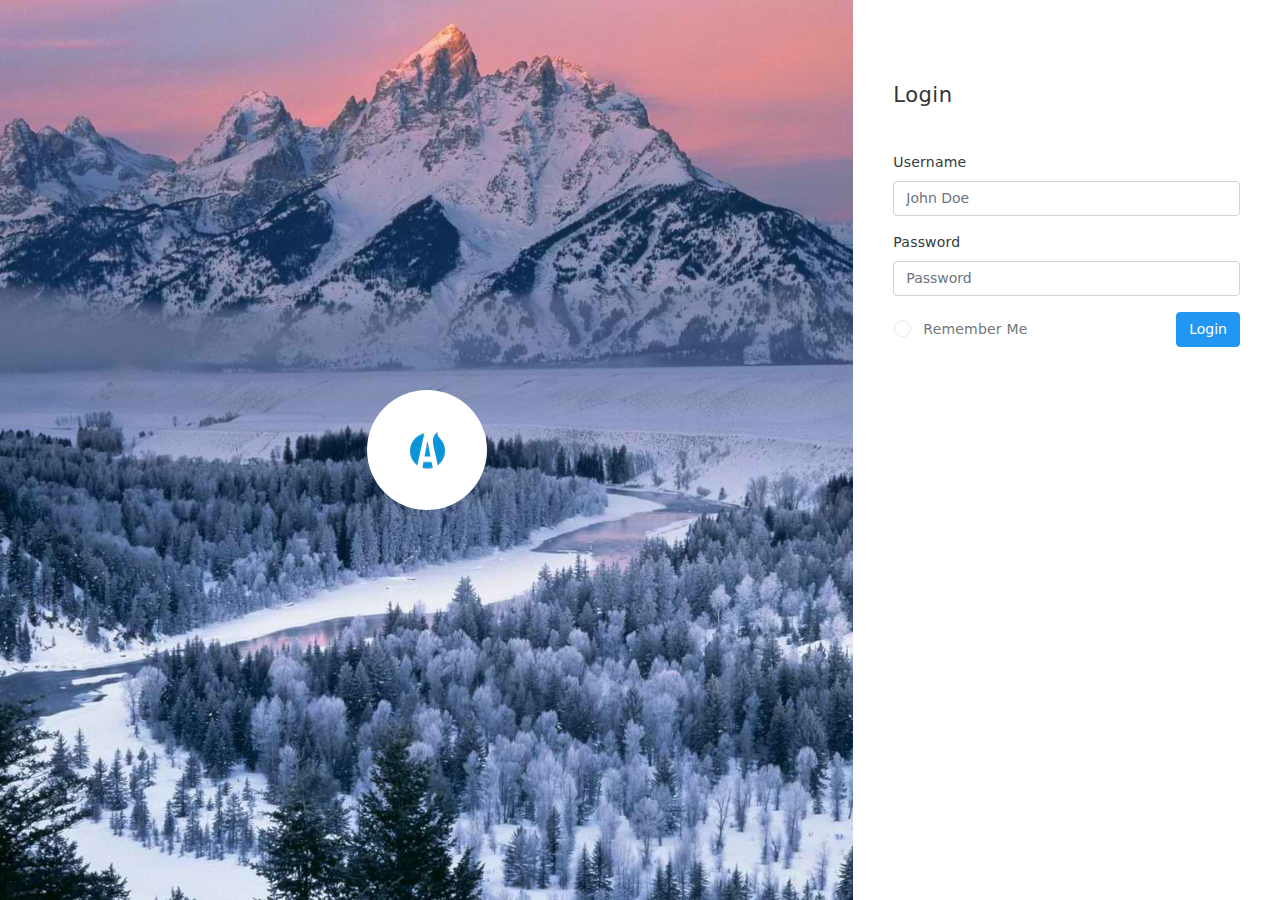
<file: signin.html>
<!doctype html><html><head><meta charset="utf-8"><meta name="viewport" content="width=device-width,initial-scale=1,shrink-to-fit=no"><title>Sign In</title><style>#loader{transition:all .3s ease-in-out;opacity:1;visibility:visible;position:fixed;height:100vh;width:100%;background:#fff;z-index:90000}#loader.fadeOut{opacity:0;visibility:hidden}.spinner{width:40px;height:40px;position:absolute;top:calc(50% - 20px);left:calc(50% - 20px);background-color:#333;border-radius:100%;-webkit-animation:sk-scaleout 1s infinite ease-in-out;animation:sk-scaleout 1s infinite ease-in-out}@-webkit-keyframes sk-scaleout{0%{-webkit-transform:scale(0)}100%{-webkit-transform:scale(1);opacity:0}}@keyframes sk-scaleout{0%{-webkit-transform:scale(0);transform:scale(0)}100%{-webkit-transform:scale(1);transform:scale(1);opacity:0}}</style><link href="style.css" rel="stylesheet"></head><body class="app"><div id="loader"><div class="spinner"></div></div><script>window.addEventListener('load', () => {
        const loader = document.getElementById('loader');
        setTimeout(() => {
          loader.classList.add('fadeOut');
        }, 300);
      });</script><div class="peers ai-s fxw-nw h-100vh"><div class="d-n@sm- peer peer-greed h-100 pos-r bgr-n bgpX-c bgpY-c bgsz-cv" style="background-image:url(assets/static/images/bg.jpg)"><div class="pos-a centerXY"><div class="bgc-white bdrs-50p pos-r" style="width:120px;height:120px"><img class="pos-a centerXY" src="assets/static/images/logo.png" alt=""></div></div></div><div class="col-12 col-md-4 peer pX-40 pY-80 h-100 bgc-white scrollable pos-r" style="min-width:320px"><h4 class="fw-300 c-grey-900 mB-40">Login</h4><form><div class="form-group"><label class="text-normal text-dark">Username</label> <input type="email" class="form-control" placeholder="John Doe"></div><div class="form-group"><label class="text-normal text-dark">Password</label> <input type="password" class="form-control" placeholder="Password"></div><div class="form-group"><div class="peers ai-c jc-sb fxw-nw"><div class="peer"><div class="checkbox checkbox-circle checkbox-info peers ai-c"><input type="checkbox" id="inputCall1" name="inputCheckboxesCall" class="peer"> <label for="inputCall1" class="peers peer-greed js-sb ai-c"><span class="peer peer-greed">Remember Me</span></label></div></div><div class="peer"><button class="btn btn-primary">Login</button></div></div></div></form></div></div><script type="text/javascript" src="vendor.js"></script><script type="text/javascript" src="bundle.js"></script></body></html>
</file>
<file: style.css>
svg {
  touch-action: none;
}
.jvectormap-container {
  width: 100%;
  height: 100%;
  position: relative;
  overflow: hidden;
  touch-action: none;
}
.jvectormap-tip {
  position: absolute;
  display: none;
  border: 1px solid #cdcdcd;
  border-radius: 3px;
  background: #292929;
  color: #fff;
  font-family: sans-serif;
  font-size: smaller;
  padding: 3px;
}
.jvectormap-goback,
.jvectormap-zoomin,
.jvectormap-zoomout {
  position: absolute;
  left: 10px;
  border-radius: 3px;
  background: #292929;
  padding: 3px;
  color: #fff;
  cursor: pointer;
  line-height: 10px;
  text-align: center;
  box-sizing: content-box;
}
.jvectormap-zoomin,
.jvectormap-zoomout {
  width: 10px;
  height: 10px;
}
.jvectormap-zoomin {
  top: 10px;
}
.jvectormap-zoomout {
  top: 30px;
}
.jvectormap-goback {
  bottom: 10px;
  z-index: 1000;
  padding: 6px;
}
.jvectormap-spinner {
  position: absolute;
  left: 0;
  top: 0;
  right: 0;
  bottom: 0;
  background: 50% no-repeat
    url([data-uri]);
}
.jvectormap-legend-title {
  font-weight: 700;
  font-size: 14px;
  text-align: center;
}
.jvectormap-legend-cnt {
  position: absolute;
}
.jvectormap-legend-cnt-h {
  bottom: 0;
  right: 0;
}
.jvectormap-legend-cnt-v {
  top: 0;
  right: 0;
}
.jvectormap-legend {
  background: #000;
  color: #fff;
  border-radius: 3px;
}
.jvectormap-legend-cnt-h .jvectormap-legend {
  float: left;
  margin: 0 10px 10px 0;
  padding: 3px 3px 1px;
}
.jvectormap-legend-cnt-h .jvectormap-legend .jvectormap-legend-tick {
  float: left;
}
.jvectormap-legend-cnt-v .jvectormap-legend {
  margin: 10px 10px 0 0;
  padding: 3px;
}
.jvectormap-legend-cnt-h .jvectormap-legend-tick {
  width: 40px;
}
.jvectormap-legend-cnt-h .jvectormap-legend-tick-sample {
  height: 15px;
}
.jvectormap-legend-cnt-v .jvectormap-legend-tick-sample {
  height: 20px;
  width: 20px;
  display: inline-block;
  vertical-align: middle;
}
.jvectormap-legend-tick-text {
  font-size: 12px;
}
.jvectormap-legend-cnt-h .jvectormap-legend-tick-text {
  text-align: center;
}
.jvectormap-legend-cnt-v .jvectormap-legend-tick-text {
  display: inline-block;
  vertical-align: middle;
  line-height: 20px;
  padding-left: 3px;
} /*!
 * Datepicker for Bootstrap v1.8.0 (https://github.com/uxsolutions/bootstrap-datepicker)
 *
 * Licensed under the Apache License v2.0 (http://www.apache.org/licenses/LICENSE-2.0)
 */
.datepicker {
  padding: 4px;
  -webkit-border-radius: 4px;
  -moz-border-radius: 4px;
  border-radius: 4px;
  direction: ltr;
}
.datepicker-inline {
  width: 220px;
}
.datepicker-rtl {
  direction: rtl;
}
.datepicker-rtl.dropdown-menu {
  left: auto;
}
.datepicker-rtl table tr td span {
  float: right;
}
.datepicker-dropdown {
  top: 0;
  left: 0;
}
.datepicker-dropdown:before {
  content: "";
  display: inline-block;
  border-left: 7px solid transparent;
  border-right: 7px solid transparent;
  border-bottom: 7px solid #999;
  border-top: 0;
  border-bottom-color: rgba(0, 0, 0, 0.2);
  position: absolute;
}
.datepicker-dropdown:after {
  content: "";
  display: inline-block;
  border-left: 6px solid transparent;
  border-right: 6px solid transparent;
  border-bottom: 6px solid #fff;
  border-top: 0;
  position: absolute;
}
.datepicker-dropdown.datepicker-orient-left:before {
  left: 6px;
}
.datepicker-dropdown.datepicker-orient-left:after {
  left: 7px;
}
.datepicker-dropdown.datepicker-orient-right:before {
  right: 6px;
}
.datepicker-dropdown.datepicker-orient-right:after {
  right: 7px;
}
.datepicker-dropdown.datepicker-orient-bottom:before {
  top: -7px;
}
.datepicker-dropdown.datepicker-orient-bottom:after {
  top: -6px;
}
.datepicker-dropdown.datepicker-orient-top:before {
  bottom: -7px;
  border-bottom: 0;
  border-top: 7px solid #999;
}
.datepicker-dropdown.datepicker-orient-top:after {
  bottom: -6px;
  border-bottom: 0;
  border-top: 6px solid #fff;
}
.datepicker table {
  margin: 0;
  -webkit-touch-callout: none;
  -webkit-user-select: none;
  -khtml-user-select: none;
  -moz-user-select: none;
  -ms-user-select: none;
  user-select: none;
}
.datepicker td,
.datepicker th {
  text-align: center;
  width: 20px;
  height: 20px;
  -webkit-border-radius: 4px;
  -moz-border-radius: 4px;
  border-radius: 4px;
  border: none;
}
.table-striped .datepicker table tr td,
.table-striped .datepicker table tr th {
  background-color: transparent;
}
.datepicker table tr td.day.focused,
.datepicker table tr td.day:hover {
  background: #eee;
  cursor: pointer;
}
.datepicker table tr td.new,
.datepicker table tr td.old {
  color: #999;
}
.datepicker table tr td.disabled,
.datepicker table tr td.disabled:hover {
  background: 0 0;
  color: #999;
  cursor: default;
}
.datepicker table tr td.highlighted {
  background: #d9edf7;
  border-radius: 0;
}
.datepicker table tr td.today,
.datepicker table tr td.today.disabled,
.datepicker table tr td.today.disabled:hover,
.datepicker table tr td.today:hover {
  background-color: #fde19a;
  background-image: -moz-linear-gradient(to bottom, #fdd49a, #fdf59a);
  background-image: -ms-linear-gradient(to bottom, #fdd49a, #fdf59a);
  background-image: -webkit-gradient(
    linear,
    0 0,
    0 100%,
    from(#fdd49a),
    to(#fdf59a)
  );
  background-image: -webkit-linear-gradient(180deg, #fdd49a, #fdf59a);
  background-image: -o-linear-gradient(to bottom, #fdd49a, #fdf59a);
  background-image: linear-gradient(180deg, #fdd49a, #fdf59a);
  background-repeat: repeat-x;
  filter: progid:DXImageTransform.Microsoft.gradient(startColorstr="#fdd49a",endColorstr="#fdf59a",GradientType=0);
  border-color: #fdf59a #fdf59a #fbed50;
  border-color: rgba(0, 0, 0, 0.1) rgba(0, 0, 0, 0.1) rgba(0, 0, 0, 0.25);
  filter: progid:DXImageTransform.Microsoft.gradient(enabled=false);
  color: #000;
}
.datepicker table tr td.today.active,
.datepicker table tr td.today.disabled,
.datepicker table tr td.today.disabled.active,
.datepicker table tr td.today.disabled.disabled,
.datepicker table tr td.today.disabled:active,
.datepicker table tr td.today.disabled:hover,
.datepicker table tr td.today.disabled:hover.active,
.datepicker table tr td.today.disabled:hover.disabled,
.datepicker table tr td.today.disabled:hover:active,
.datepicker table tr td.today.disabled:hover:hover,
.datepicker table tr td.today.disabled:hover[disabled],
.datepicker table tr td.today.disabled[disabled],
.datepicker table tr td.today:active,
.datepicker table tr td.today:hover,
.datepicker table tr td.today:hover.active,
.datepicker table tr td.today:hover.disabled,
.datepicker table tr td.today:hover:active,
.datepicker table tr td.today:hover:hover,
.datepicker table tr td.today:hover[disabled],
.datepicker table tr td.today[disabled] {
  background-color: #fdf59a;
}
.datepicker table tr td.today.active,
.datepicker table tr td.today.disabled.active,
.datepicker table tr td.today.disabled:active,
.datepicker table tr td.today.disabled:hover.active,
.datepicker table tr td.today.disabled:hover:active,
.datepicker table tr td.today:active,
.datepicker table tr td.today:hover.active,
.datepicker table tr td.today:hover:active {
  background-color: #fbf069\9;
}
.datepicker table tr td.today:hover:hover {
  color: #000;
}
.datepicker table tr td.today.active:hover {
  color: #fff;
}
.datepicker table tr td.range,
.datepicker table tr td.range.disabled,
.datepicker table tr td.range.disabled:hover,
.datepicker table tr td.range:hover {
  background: #eee;
  -webkit-border-radius: 0;
  -moz-border-radius: 0;
  border-radius: 0;
}
.datepicker table tr td.range.today,
.datepicker table tr td.range.today.disabled,
.datepicker table tr td.range.today.disabled:hover,
.datepicker table tr td.range.today:hover {
  background-color: #f3d17a;
  background-image: -moz-linear-gradient(to bottom, #f3c17a, #f3e97a);
  background-image: -ms-linear-gradient(to bottom, #f3c17a, #f3e97a);
  background-image: -webkit-gradient(
    linear,
    0 0,
    0 100%,
    from(#f3c17a),
    to(#f3e97a)
  );
  background-image: -webkit-linear-gradient(180deg, #f3c17a, #f3e97a);
  background-image: -o-linear-gradient(to bottom, #f3c17a, #f3e97a);
  background-image: linear-gradient(180deg, #f3c17a, #f3e97a);
  background-repeat: repeat-x;
  filter: progid:DXImageTransform.Microsoft.gradient(startColorstr="#f3c17a",endColorstr="#f3e97a",GradientType=0);
  border-color: #f3e97a #f3e97a #edde34;
  border-color: rgba(0, 0, 0, 0.1) rgba(0, 0, 0, 0.1) rgba(0, 0, 0, 0.25);
  filter: progid:DXImageTransform.Microsoft.gradient(enabled=false);
  -webkit-border-radius: 0;
  -moz-border-radius: 0;
  border-radius: 0;
}
.datepicker table tr td.range.today.active,
.datepicker table tr td.range.today.disabled,
.datepicker table tr td.range.today.disabled.active,
.datepicker table tr td.range.today.disabled.disabled,
.datepicker table tr td.range.today.disabled:active,
.datepicker table tr td.range.today.disabled:hover,
.datepicker table tr td.range.today.disabled:hover.active,
.datepicker table tr td.range.today.disabled:hover.disabled,
.datepicker table tr td.range.today.disabled:hover:active,
.datepicker table tr td.range.today.disabled:hover:hover,
.datepicker table tr td.range.today.disabled:hover[disabled],
.datepicker table tr td.range.today.disabled[disabled],
.datepicker table tr td.range.today:active,
.datepicker table tr td.range.today:hover,
.datepicker table tr td.range.today:hover.active,
.datepicker table tr td.range.today:hover.disabled,
.datepicker table tr td.range.today:hover:active,
.datepicker table tr td.range.today:hover:hover,
.datepicker table tr td.range.today:hover[disabled],
.datepicker table tr td.range.today[disabled] {
  background-color: #f3e97a;
}
.datepicker table tr td.range.today.active,
.datepicker table tr td.range.today.disabled.active,
.datepicker table tr td.range.today.disabled:active,
.datepicker table tr td.range.today.disabled:hover.active,
.datepicker table tr td.range.today.disabled:hover:active,
.datepicker table tr td.range.today:active,
.datepicker table tr td.range.today:hover.active,
.datepicker table tr td.range.today:hover:active {
  background-color: #efe24b\9;
}
.datepicker table tr td.selected,
.datepicker table tr td.selected.disabled,
.datepicker table tr td.selected.disabled:hover,
.datepicker table tr td.selected:hover {
  background-color: #9e9e9e;
  background-image: -moz-linear-gradient(to bottom, #b3b3b3, grey);
  background-image: -ms-linear-gradient(to bottom, #b3b3b3, grey);
  background-image: -webkit-gradient(
    linear,
    0 0,
    0 100%,
    from(#b3b3b3),
    to(grey)
  );
  background-image: -webkit-linear-gradient(180deg, #b3b3b3, grey);
  background-image: -o-linear-gradient(to bottom, #b3b3b3, grey);
  background-image: linear-gradient(180deg, #b3b3b3, grey);
  background-repeat: repeat-x;
  filter: progid:DXImageTransform.Microsoft.gradient(startColorstr="#b3b3b3",endColorstr="#808080",GradientType=0);
  border-color: grey grey #595959;
  border-color: rgba(0, 0, 0, 0.1) rgba(0, 0, 0, 0.1) rgba(0, 0, 0, 0.25);
  filter: progid:DXImageTransform.Microsoft.gradient(enabled=false);
  color: #fff;
  text-shadow: 0 -1px 0 rgba(0, 0, 0, 0.25);
}
.datepicker table tr td.selected.active,
.datepicker table tr td.selected.disabled,
.datepicker table tr td.selected.disabled.active,
.datepicker table tr td.selected.disabled.disabled,
.datepicker table tr td.selected.disabled:active,
.datepicker table tr td.selected.disabled:hover,
.datepicker table tr td.selected.disabled:hover.active,
.datepicker table tr td.selected.disabled:hover.disabled,
.datepicker table tr td.selected.disabled:hover:active,
.datepicker table tr td.selected.disabled:hover:hover,
.datepicker table tr td.selected.disabled:hover[disabled],
.datepicker table tr td.selected.disabled[disabled],
.datepicker table tr td.selected:active,
.datepicker table tr td.selected:hover,
.datepicker table tr td.selected:hover.active,
.datepicker table tr td.selected:hover.disabled,
.datepicker table tr td.selected:hover:active,
.datepicker table tr td.selected:hover:hover,
.datepicker table tr td.selected:hover[disabled],
.datepicker table tr td.selected[disabled] {
  background-color: grey;
}
.datepicker table tr td.selected.active,
.datepicker table tr td.selected.disabled.active,
.datepicker table tr td.selected.disabled:active,
.datepicker table tr td.selected.disabled:hover.active,
.datepicker table tr td.selected.disabled:hover:active,
.datepicker table tr td.selected:active,
.datepicker table tr td.selected:hover.active,
.datepicker table tr td.selected:hover:active {
  background-color: #666\9;
}
.datepicker table tr td.active,
.datepicker table tr td.active.disabled,
.datepicker table tr td.active.disabled:hover,
.datepicker table tr td.active:hover {
  background-color: #006dcc;
  background-image: -moz-linear-gradient(to bottom, #08c, #04c);
  background-image: -ms-linear-gradient(to bottom, #08c, #04c);
  background-image: -webkit-gradient(linear, 0 0, 0 100%, from(#08c), to(#04c));
  background-image: -webkit-linear-gradient(180deg, #08c, #04c);
  background-image: -o-linear-gradient(to bottom, #08c, #04c);
  background-image: linear-gradient(180deg, #08c, #04c);
  background-repeat: repeat-x;
  filter: progid:DXImageTransform.Microsoft.gradient(startColorstr="#08c",endColorstr="#0044cc",GradientType=0);
  border-color: #04c #04c #002a80;
  border-color: rgba(0, 0, 0, 0.1) rgba(0, 0, 0, 0.1) rgba(0, 0, 0, 0.25);
  filter: progid:DXImageTransform.Microsoft.gradient(enabled=false);
  color: #fff;
  text-shadow: 0 -1px 0 rgba(0, 0, 0, 0.25);
}
.datepicker table tr td.active.active,
.datepicker table tr td.active.disabled,
.datepicker table tr td.active.disabled.active,
.datepicker table tr td.active.disabled.disabled,
.datepicker table tr td.active.disabled:active,
.datepicker table tr td.active.disabled:hover,
.datepicker table tr td.active.disabled:hover.active,
.datepicker table tr td.active.disabled:hover.disabled,
.datepicker table tr td.active.disabled:hover:active,
.datepicker table tr td.active.disabled:hover:hover,
.datepicker table tr td.active.disabled:hover[disabled],
.datepicker table tr td.active.disabled[disabled],
.datepicker table tr td.active:active,
.datepicker table tr td.active:hover,
.datepicker table tr td.active:hover.active,
.datepicker table tr td.active:hover.disabled,
.datepicker table tr td.active:hover:active,
.datepicker table tr td.active:hover:hover,
.datepicker table tr td.active:hover[disabled],
.datepicker table tr td.active[disabled] {
  background-color: #04c;
}
.datepicker table tr td.active.active,
.datepicker table tr td.active.disabled.active,
.datepicker table tr td.active.disabled:active,
.datepicker table tr td.active.disabled:hover.active,
.datepicker table tr td.active.disabled:hover:active,
.datepicker table tr td.active:active,
.datepicker table tr td.active:hover.active,
.datepicker table tr td.active:hover:active {
  background-color: #039\9;
}
.datepicker table tr td span {
  display: block;
  width: 23%;
  height: 54px;
  line-height: 54px;
  float: left;
  margin: 1%;
  cursor: pointer;
  -webkit-border-radius: 4px;
  -moz-border-radius: 4px;
  border-radius: 4px;
}
.datepicker table tr td span.focused,
.datepicker table tr td span:hover {
  background: #eee;
}
.datepicker table tr td span.disabled,
.datepicker table tr td span.disabled:hover {
  background: 0 0;
  color: #999;
  cursor: default;
}
.datepicker table tr td span.active,
.datepicker table tr td span.active.disabled,
.datepicker table tr td span.active.disabled:hover,
.datepicker table tr td span.active:hover {
  background-color: #006dcc;
  background-image: -moz-linear-gradient(to bottom, #08c, #04c);
  background-image: -ms-linear-gradient(to bottom, #08c, #04c);
  background-image: -webkit-gradient(linear, 0 0, 0 100%, from(#08c), to(#04c));
  background-image: -webkit-linear-gradient(180deg, #08c, #04c);
  background-image: -o-linear-gradient(to bottom, #08c, #04c);
  background-image: linear-gradient(180deg, #08c, #04c);
  background-repeat: repeat-x;
  filter: progid:DXImageTransform.Microsoft.gradient(startColorstr="#08c",endColorstr="#0044cc",GradientType=0);
  border-color: #04c #04c #002a80;
  border-color: rgba(0, 0, 0, 0.1) rgba(0, 0, 0, 0.1) rgba(0, 0, 0, 0.25);
  filter: progid:DXImageTransform.Microsoft.gradient(enabled=false);
  color: #fff;
  text-shadow: 0 -1px 0 rgba(0, 0, 0, 0.25);
}
.datepicker table tr td span.active.active,
.datepicker table tr td span.active.disabled,
.datepicker table tr td span.active.disabled.active,
.datepicker table tr td span.active.disabled.disabled,
.datepicker table tr td span.active.disabled:active,
.datepicker table tr td span.active.disabled:hover,
.datepicker table tr td span.active.disabled:hover.active,
.datepicker table tr td span.active.disabled:hover.disabled,
.datepicker table tr td span.active.disabled:hover:active,
.datepicker table tr td span.active.disabled:hover:hover,
.datepicker table tr td span.active.disabled:hover[disabled],
.datepicker table tr td span.active.disabled[disabled],
.datepicker table tr td span.active:active,
.datepicker table tr td span.active:hover,
.datepicker table tr td span.active:hover.active,
.datepicker table tr td span.active:hover.disabled,
.datepicker table tr td span.active:hover:active,
.datepicker table tr td span.active:hover:hover,
.datepicker table tr td span.active:hover[disabled],
.datepicker table tr td span.active[disabled] {
  background-color: #04c;
}
.datepicker table tr td span.active.active,
.datepicker table tr td span.active.disabled.active,
.datepicker table tr td span.active.disabled:active,
.datepicker table tr td span.active.disabled:hover.active,
.datepicker table tr td span.active.disabled:hover:active,
.datepicker table tr td span.active:active,
.datepicker table tr td span.active:hover.active,
.datepicker table tr td span.active:hover:active {
  background-color: #039\9;
}
.datepicker table tr td span.new,
.datepicker table tr td span.old {
  color: #999;
}
.datepicker .datepicker-switch {
  width: 145px;
}
.datepicker .datepicker-switch,
.datepicker .next,
.datepicker .prev,
.datepicker tfoot tr th {
  cursor: pointer;
}
.datepicker .datepicker-switch:hover,
.datepicker .next:hover,
.datepicker .prev:hover,
.datepicker tfoot tr th:hover {
  background: #eee;
}
.datepicker .next.disabled,
.datepicker .prev.disabled {
  visibility: hidden;
}
.datepicker .cw {
  font-size: 10px;
  width: 12px;
  padding: 0 2px 0 5px;
  vertical-align: middle;
}
.input-append.date .add-on,
.input-prepend.date .add-on {
  cursor: pointer;
}
.input-append.date .add-on i,
.input-prepend.date .add-on i {
  margin-top: 3px;
}
.input-daterange input {
  text-align: center;
}
.input-daterange input:first-child {
  -webkit-border-radius: 3px 0 0 3px;
  -moz-border-radius: 3px 0 0 3px;
  border-radius: 3px 0 0 3px;
}
.input-daterange input:last-child {
  -webkit-border-radius: 0 3px 3px 0;
  -moz-border-radius: 0 3px 3px 0;
  border-radius: 0 3px 3px 0;
}
.input-daterange .add-on {
  display: inline-block;
  width: auto;
  min-width: 16px;
  height: 18px;
  padding: 4px 5px;
  font-weight: 400;
  line-height: 18px;
  text-align: center;
  text-shadow: 0 1px 0 #fff;
  vertical-align: middle;
  background-color: #eee;
  border: 1px solid #ccc;
  margin-left: -5px;
  margin-right: -5px;
} /*!
 * FullCalendar v3.9.0
 * Docs & License: https://fullcalendar.io/
 * (c) 2018 Adam Shaw
 */
.fc button,
.fc table,
body .fc {
  font-size: 1em;
}
.fc-bg,
.fc-row .fc-bgevent-skeleton,
.fc-row .fc-highlight-skeleton {
  bottom: 0;
}
.fc-icon,
.fc-unselectable {
  -webkit-touch-callout: none;
  -khtml-user-select: none;
}
.fc {
  direction: ltr;
  text-align: left;
}
.fc-rtl {
  text-align: right;
}
.fc-basic-view td.fc-week-number,
.fc-icon,
.fc-toolbar,
.fc th {
  text-align: center;
}
.fc-highlight {
  background: #bce8f1;
  opacity: 0.3;
}
.fc-bgevent {
  background: #8fdf82;
  opacity: 0.3;
}
.fc-nonbusiness {
  background: #d7d7d7;
}
.fc button {
  -moz-box-sizing: border-box;
  -webkit-box-sizing: border-box;
  box-sizing: border-box;
  margin: 0;
  height: 2.1em;
  padding: 0 0.6em;
  white-space: nowrap;
  cursor: pointer;
}
.fc button::-moz-focus-inner {
  margin: 0;
  padding: 0;
}
.fc-state-default {
  border: 1px solid;
  background-color: #f5f5f5;
  background-image: -moz-linear-gradient(top, #fff, #e6e6e6);
  background-image: -webkit-gradient(
    linear,
    0 0,
    0 100%,
    from(#fff),
    to(#e6e6e6)
  );
  background-image: -webkit-linear-gradient(top, #fff, #e6e6e6);
  background-image: -o-linear-gradient(top, #fff, #e6e6e6);
  background-image: linear-gradient(180deg, #fff, #e6e6e6);
  background-repeat: repeat-x;
  border-color: #e6e6e6 #e6e6e6 #bfbfbf;
  border-color: rgba(0, 0, 0, 0.1) rgba(0, 0, 0, 0.1) rgba(0, 0, 0, 0.25);
  color: #333;
  text-shadow: 0 1px 1px hsla(0, 0%, 100%, 0.75);
  box-shadow: inset 0 1px 0 hsla(0, 0%, 100%, 0.2),
    0 1px 2px rgba(0, 0, 0, 0.05);
}
.fc-state-default.fc-corner-left {
  border-top-left-radius: 4px;
  border-bottom-left-radius: 4px;
}
.fc-state-default.fc-corner-right {
  border-top-right-radius: 4px;
  border-bottom-right-radius: 4px;
}
.fc button .fc-icon {
  position: relative;
  top: -0.05em;
  margin: 0 0.2em;
  vertical-align: middle;
}
.fc-state-active,
.fc-state-disabled,
.fc-state-down,
.fc-state-hover {
  color: #333;
  background-color: #e6e6e6;
}
.fc-state-hover {
  color: #333;
  text-decoration: none;
  background-position: 0 -15px;
  -webkit-transition: background-position 0.1s linear;
  -moz-transition: background-position 0.1s linear;
  -o-transition: background-position 0.1s linear;
  transition: background-position 0.1s linear;
}
.fc-state-active,
.fc-state-down {
  background-color: #ccc;
  background-image: none;
  box-shadow: inset 0 2px 4px rgba(0, 0, 0, 0.15), 0 1px 2px rgba(0, 0, 0, 0.05);
}
.fc-state-disabled {
  cursor: default;
  background-image: none;
  opacity: 0.65;
  box-shadow: none;
}
.fc-event.fc-draggable,
.fc-event[href],
.fc-popover .fc-header .fc-close,
a[data-goto] {
  cursor: pointer;
}
.fc-button-group {
  display: inline-block;
}
.fc .fc-button-group > * {
  float: left;
  margin: 0 0 0 -1px;
}
.fc .fc-button-group > :first-child {
  margin-left: 0;
}
.fc-popover {
  position: absolute;
  box-shadow: 0 2px 6px rgba(0, 0, 0, 0.15);
}
.fc-popover .fc-header {
  padding: 2px 4px;
}
.fc-popover .fc-header .fc-title {
  margin: 0 2px;
}
.fc-ltr .fc-popover .fc-header .fc-title,
.fc-rtl .fc-popover .fc-header .fc-close {
  float: left;
}
.fc-ltr .fc-popover .fc-header .fc-close,
.fc-rtl .fc-popover .fc-header .fc-title {
  float: right;
}
.fc-divider {
  border-style: solid;
  border-width: 1px;
}
hr.fc-divider {
  height: 0;
  margin: 0;
  padding: 0 0 2px;
  border-width: 1px 0;
}
.fc-bg table,
.fc-row .fc-bgevent-skeleton table,
.fc-row .fc-highlight-skeleton table {
  height: 100%;
}
.fc-clear {
  clear: both;
}
.fc-bg,
.fc-bgevent-skeleton,
.fc-helper-skeleton,
.fc-highlight-skeleton {
  position: absolute;
  top: 0;
  left: 0;
  right: 0;
}
.fc table {
  width: 100%;
  box-sizing: border-box;
  table-layout: fixed;
  border-collapse: collapse;
  border-spacing: 0;
}
.fc td,
.fc th {
  border-style: solid;
  border-width: 1px;
  padding: 0;
  vertical-align: top;
}
.fc td.fc-today {
  border-style: double;
}
a[data-goto]:hover {
  text-decoration: underline;
}
.fc .fc-row {
  border-style: solid;
  border-width: 0;
}
.fc-row table {
  border-left: 0 hidden transparent;
  border-right: 0 hidden transparent;
  border-bottom: 0 hidden transparent;
}
.fc-row:first-child table {
  border-top: 0 hidden transparent;
}
.fc-row {
  position: relative;
}
.fc-row .fc-bg {
  z-index: 1;
}
.fc-row .fc-bgevent-skeleton td,
.fc-row .fc-highlight-skeleton td {
  border-color: transparent;
}
.fc-row .fc-bgevent-skeleton {
  z-index: 2;
}
.fc-row .fc-highlight-skeleton {
  z-index: 3;
}
.fc-row .fc-content-skeleton {
  position: relative;
  z-index: 4;
  padding-bottom: 2px;
}
.fc-row .fc-helper-skeleton {
  z-index: 5;
}
.fc .fc-row .fc-content-skeleton table,
.fc .fc-row .fc-content-skeleton td,
.fc .fc-row .fc-helper-skeleton td {
  background: 0 0;
  border-color: transparent;
}
.fc-row .fc-content-skeleton td,
.fc-row .fc-helper-skeleton td {
  border-bottom: 0;
}
.fc-row .fc-content-skeleton tbody td,
.fc-row .fc-helper-skeleton tbody td {
  border-top: 0;
}
.fc-scroller {
  -webkit-overflow-scrolling: touch;
}
.fc-icon,
.fc-row.fc-rigid,
.fc-time-grid-event {
  overflow: hidden;
}
.fc-scroller > .fc-day-grid,
.fc-scroller > .fc-time-grid {
  position: relative;
  width: 100%;
}
.fc-event {
  position: relative;
  display: block;
  font-size: 0.85em;
  line-height: 1.3;
  border-radius: 3px;
  border: 1px solid #3a87ad;
}
.fc-event,
.fc-event-dot {
  background-color: #3a87ad;
}
.fc-event,
.fc-event:hover {
  color: #fff;
  text-decoration: none;
}
.fc-not-allowed,
.fc-not-allowed .fc-event {
  cursor: not-allowed;
}
.fc-event .fc-bg {
  z-index: 1;
  background: #fff;
  opacity: 0.25;
}
.fc-event .fc-content {
  position: relative;
  z-index: 2;
}
.fc-event .fc-resizer {
  position: absolute;
  z-index: 4;
  display: none;
}
.fc-event.fc-allow-mouse-resize .fc-resizer,
.fc-event.fc-selected .fc-resizer {
  display: block;
}
.fc-event.fc-selected .fc-resizer:before {
  content: "";
  position: absolute;
  z-index: 9999;
  top: 50%;
  left: 50%;
  width: 40px;
  height: 40px;
  margin-left: -20px;
  margin-top: -20px;
}
.fc-event.fc-selected {
  z-index: 9999 !important;
  box-shadow: 0 2px 5px rgba(0, 0, 0, 0.2);
}
.fc-event.fc-selected.fc-dragging {
  box-shadow: 0 2px 7px rgba(0, 0, 0, 0.3);
}
.fc-h-event.fc-selected:before {
  content: "";
  position: absolute;
  z-index: 3;
  top: -10px;
  bottom: -10px;
  left: 0;
  right: 0;
}
.fc-ltr .fc-h-event.fc-not-start,
.fc-rtl .fc-h-event.fc-not-end {
  margin-left: 0;
  border-left-width: 0;
  padding-left: 1px;
  border-top-left-radius: 0;
  border-bottom-left-radius: 0;
}
.fc-ltr .fc-h-event.fc-not-end,
.fc-rtl .fc-h-event.fc-not-start {
  margin-right: 0;
  border-right-width: 0;
  padding-right: 1px;
  border-top-right-radius: 0;
  border-bottom-right-radius: 0;
}
.fc-ltr .fc-h-event .fc-start-resizer,
.fc-rtl .fc-h-event .fc-end-resizer {
  cursor: w-resize;
  left: -1px;
}
.fc-ltr .fc-h-event .fc-end-resizer,
.fc-rtl .fc-h-event .fc-start-resizer {
  cursor: e-resize;
  right: -1px;
}
.fc-h-event.fc-allow-mouse-resize .fc-resizer {
  width: 7px;
  top: -1px;
  bottom: -1px;
}
.fc-h-event.fc-selected .fc-resizer {
  border-radius: 4px;
  border-width: 1px;
  width: 6px;
  height: 6px;
  border-style: solid;
  border-color: inherit;
  background: #fff;
  top: 50%;
  margin-top: -4px;
}
.fc-ltr .fc-h-event.fc-selected .fc-start-resizer,
.fc-rtl .fc-h-event.fc-selected .fc-end-resizer {
  margin-left: -4px;
}
.fc-ltr .fc-h-event.fc-selected .fc-end-resizer,
.fc-rtl .fc-h-event.fc-selected .fc-start-resizer {
  margin-right: -4px;
}
.fc-day-grid-event {
  margin: 1px 2px 0;
  padding: 0 1px;
}
tr:first-child > td > .fc-day-grid-event {
  margin-top: 2px;
}
.fc-day-grid-event.fc-selected:after {
  content: "";
  position: absolute;
  z-index: 1;
  top: -1px;
  right: -1px;
  bottom: -1px;
  left: -1px;
  background: #000;
  opacity: 0.25;
}
.fc-day-grid-event .fc-content {
  white-space: nowrap;
  overflow: hidden;
}
.fc-day-grid-event .fc-time {
  font-weight: 700;
}
.fc-ltr .fc-day-grid-event.fc-allow-mouse-resize .fc-start-resizer,
.fc-rtl .fc-day-grid-event.fc-allow-mouse-resize .fc-end-resizer {
  margin-left: -2px;
}
.fc-ltr .fc-day-grid-event.fc-allow-mouse-resize .fc-end-resizer,
.fc-rtl .fc-day-grid-event.fc-allow-mouse-resize .fc-start-resizer {
  margin-right: -2px;
}
a.fc-more {
  margin: 1px 3px;
  font-size: 0.85em;
  cursor: pointer;
  text-decoration: none;
}
a.fc-more:hover {
  text-decoration: underline;
}
.fc.fc-bootstrap3 a,
.ui-widget .fc-event {
  text-decoration: none;
}
.fc-limited {
  display: none;
}
.fc-icon,
.fc-toolbar .fc-center {
  display: inline-block;
}
.fc-day-grid .fc-row {
  z-index: 1;
}
.fc-more-popover {
  z-index: 2;
  width: 220px;
}
.fc-more-popover .fc-event-container {
  padding: 10px;
}
.fc-bootstrap3 .fc-popover .panel-body,
.fc-bootstrap4 .fc-popover .card-body {
  padding: 0;
}
.fc-now-indicator {
  position: absolute;
  border: 0 solid red;
}
.fc-bootstrap3 .fc-today.alert,
.fc-bootstrap4 .fc-today.alert {
  border-radius: 0;
}
.fc-unselectable {
  -webkit-user-select: none;
  -moz-user-select: none;
  -ms-user-select: none;
  user-select: none;
  -webkit-tap-highlight-color: transparent;
}
.fc-unthemed .fc-content,
.fc-unthemed .fc-divider,
.fc-unthemed .fc-list-heading td,
.fc-unthemed .fc-list-view,
.fc-unthemed .fc-popover,
.fc-unthemed .fc-row,
.fc-unthemed tbody,
.fc-unthemed td,
.fc-unthemed th,
.fc-unthemed thead {
  border-color: #ddd;
}
.fc-unthemed .fc-popover {
  background-color: #fff;
  border-width: 1px;
  border-style: solid;
}
.fc-unthemed .fc-divider,
.fc-unthemed .fc-list-heading td,
.fc-unthemed .fc-popover .fc-header {
  background: #eee;
}
.fc-unthemed td.fc-today {
  background: #fcf8e3;
}
.fc-unthemed .fc-disabled-day {
  background: #d7d7d7;
  opacity: 0.3;
}
.fc-icon {
  height: 1em;
  line-height: 1em;
  font-size: 1em;
  font-family: Courier New, Courier, monospace;
  -webkit-user-select: none;
  -moz-user-select: none;
  -ms-user-select: none;
  user-select: none;
}
.fc-icon:after {
  position: relative;
}
.fc-icon-left-single-arrow:after {
  content: "\2039";
  font-weight: 700;
  font-size: 200%;
  top: -7%;
}
.fc-icon-right-single-arrow:after {
  content: "\203A";
  font-weight: 700;
  font-size: 200%;
  top: -7%;
}
.fc-icon-left-double-arrow:after {
  content: "\AB";
  font-size: 160%;
  top: -7%;
}
.fc-icon-right-double-arrow:after {
  content: "\BB";
  font-size: 160%;
  top: -7%;
}
.fc-icon-left-triangle:after {
  content: "\25C4";
  font-size: 125%;
  top: 3%;
}
.fc-icon-right-triangle:after {
  content: "\25BA";
  font-size: 125%;
  top: 3%;
}
.fc-icon-down-triangle:after {
  content: "\25BC";
  font-size: 125%;
  top: 2%;
}
.fc-icon-x:after {
  content: "\D7";
  font-size: 200%;
  top: 6%;
}
.fc-unthemed .fc-popover .fc-header .fc-close {
  color: #666;
  font-size: 0.9em;
  margin-top: 2px;
}
.fc-unthemed .fc-list-item:hover td {
  background-color: #f5f5f5;
}
.ui-widget .fc-disabled-day {
  background-image: none;
}
.fc-bootstrap3 .fc-time-grid .fc-slats table,
.fc-bootstrap4 .fc-time-grid .fc-slats table,
.fc-time-grid .fc-slats .ui-widget-content {
  background: 0 0;
}
.fc-popover > .ui-widget-header + .ui-widget-content {
  border-top: 0;
}
.fc-bootstrap3 hr.fc-divider,
.fc-bootstrap4 hr.fc-divider {
  border-color: inherit;
}
.ui-widget .fc-event {
  color: #fff;
  font-weight: 400;
}
.ui-widget td.fc-axis {
  font-weight: 400;
}
.fc.fc-bootstrap3 a[data-goto]:hover {
  text-decoration: underline;
}
.fc.fc-bootstrap4 a {
  text-decoration: none;
}
.fc.fc-bootstrap4 a[data-goto]:hover {
  text-decoration: underline;
}
.fc-bootstrap4 a.fc-event:not([href]):not([tabindex]) {
  color: #fff;
}
.fc-bootstrap4 .fc-popover.card {
  position: absolute;
}
.fc-toolbar.fc-header-toolbar {
  margin-bottom: 1em;
}
.fc-toolbar.fc-footer-toolbar {
  margin-top: 1em;
}
.fc-toolbar .fc-left {
  float: left;
}
.fc-toolbar .fc-right {
  float: right;
}
.fc .fc-toolbar > * > * {
  float: left;
  margin-left: 0.75em;
}
.fc .fc-toolbar > * > :first-child {
  margin-left: 0;
}
.fc-toolbar h2 {
  margin: 0;
}
.fc-toolbar button {
  position: relative;
}
.fc-toolbar .fc-state-hover,
.fc-toolbar .ui-state-hover {
  z-index: 2;
}
.fc-toolbar .fc-state-down {
  z-index: 3;
}
.fc-toolbar .fc-state-active,
.fc-toolbar .ui-state-active {
  z-index: 4;
}
.fc-toolbar button:focus {
  z-index: 5;
}
.fc-view-container *,
.fc-view-container :after,
.fc-view-container :before {
  -webkit-box-sizing: content-box;
  -moz-box-sizing: content-box;
  box-sizing: content-box;
}
.fc-view,
.fc-view > table {
  position: relative;
  z-index: 1;
}
.fc-basicDay-view .fc-content-skeleton,
.fc-basicWeek-view .fc-content-skeleton {
  padding-bottom: 1em;
}
.fc-basic-view .fc-body .fc-row {
  min-height: 4em;
}
.fc-row.fc-rigid .fc-content-skeleton {
  position: absolute;
  top: 0;
  left: 0;
  right: 0;
}
.fc-day-top.fc-other-month {
  opacity: 0.3;
}
.fc-basic-view .fc-day-number,
.fc-basic-view .fc-week-number {
  padding: 2px;
}
.fc-basic-view th.fc-day-number,
.fc-basic-view th.fc-week-number {
  padding: 0 2px;
}
.fc-ltr .fc-basic-view .fc-day-top .fc-day-number {
  float: right;
}
.fc-rtl .fc-basic-view .fc-day-top .fc-day-number {
  float: left;
}
.fc-ltr .fc-basic-view .fc-day-top .fc-week-number {
  float: left;
  border-radius: 0 0 3px;
}
.fc-rtl .fc-basic-view .fc-day-top .fc-week-number {
  float: right;
  border-radius: 0 0 0 3px;
}
.fc-basic-view .fc-day-top .fc-week-number {
  min-width: 1.5em;
  text-align: center;
  background-color: #f2f2f2;
  color: grey;
}
.fc-basic-view td.fc-week-number > * {
  display: inline-block;
  min-width: 1.25em;
}
.fc-agenda-view .fc-day-grid {
  position: relative;
  z-index: 2;
}
.fc-agenda-view .fc-day-grid .fc-row {
  min-height: 3em;
}
.fc-agenda-view .fc-day-grid .fc-row .fc-content-skeleton {
  padding-bottom: 1em;
}
.fc .fc-axis {
  vertical-align: middle;
  padding: 0 4px;
  white-space: nowrap;
}
.fc-ltr .fc-axis {
  text-align: right;
}
.fc-rtl .fc-axis {
  text-align: left;
}
.fc-time-grid,
.fc-time-grid-container {
  position: relative;
  z-index: 1;
}
.fc-time-grid {
  min-height: 100%;
}
.fc-time-grid table {
  border: 0 hidden transparent;
}
.fc-time-grid > .fc-bg {
  z-index: 1;
}
.fc-time-grid .fc-slats,
.fc-time-grid > hr {
  position: relative;
  z-index: 2;
}
.fc-time-grid .fc-content-col {
  position: relative;
}
.fc-time-grid .fc-content-skeleton {
  position: absolute;
  z-index: 3;
  top: 0;
  left: 0;
  right: 0;
}
.fc-time-grid .fc-business-container {
  position: relative;
  z-index: 1;
}
.fc-time-grid .fc-bgevent-container {
  position: relative;
  z-index: 2;
}
.fc-time-grid .fc-highlight-container {
  z-index: 3;
  position: relative;
}
.fc-time-grid .fc-event-container {
  position: relative;
  z-index: 4;
}
.fc-time-grid .fc-now-indicator-line {
  z-index: 5;
}
.fc-time-grid .fc-helper-container {
  position: relative;
  z-index: 6;
}
.fc-time-grid .fc-slats td {
  height: 1.5em;
  border-bottom: 0;
}
.fc-time-grid .fc-slats .fc-minor td {
  border-top-style: dotted;
}
.fc-time-grid .fc-highlight {
  position: absolute;
  left: 0;
  right: 0;
}
.fc-ltr .fc-time-grid .fc-event-container {
  margin: 0 2.5% 0 2px;
}
.fc-rtl .fc-time-grid .fc-event-container {
  margin: 0 2px 0 2.5%;
}
.fc-time-grid .fc-bgevent,
.fc-time-grid .fc-event {
  position: absolute;
  z-index: 1;
}
.fc-time-grid .fc-bgevent {
  left: 0;
  right: 0;
}
.fc-v-event.fc-not-start {
  border-top-width: 0;
  padding-top: 1px;
  border-top-left-radius: 0;
  border-top-right-radius: 0;
}
.fc-v-event.fc-not-end {
  border-bottom-width: 0;
  padding-bottom: 1px;
  border-bottom-left-radius: 0;
  border-bottom-right-radius: 0;
}
.fc-time-grid-event.fc-selected {
  overflow: visible;
}
.fc-time-grid-event.fc-selected .fc-bg {
  display: none;
}
.fc-time-grid-event .fc-content {
  overflow: hidden;
}
.fc-time-grid-event .fc-time,
.fc-time-grid-event .fc-title {
  padding: 0 1px;
}
.fc-time-grid-event .fc-time {
  font-size: 0.85em;
  white-space: nowrap;
}
.fc-time-grid-event.fc-short .fc-content {
  white-space: nowrap;
}
.fc-time-grid-event.fc-short .fc-time,
.fc-time-grid-event.fc-short .fc-title {
  display: inline-block;
  vertical-align: top;
}
.fc-time-grid-event.fc-short .fc-time span {
  display: none;
}
.fc-time-grid-event.fc-short .fc-time:before {
  content: attr(data-start);
}
.fc-time-grid-event.fc-short .fc-time:after {
  content: "\A0-\A0";
}
.fc-time-grid-event.fc-short .fc-title {
  font-size: 0.85em;
  padding: 0;
}
.fc-time-grid-event.fc-allow-mouse-resize .fc-resizer {
  left: 0;
  right: 0;
  bottom: 0;
  height: 8px;
  overflow: hidden;
  line-height: 8px;
  font-size: 11px;
  font-family: monospace;
  text-align: center;
  cursor: s-resize;
}
.fc-time-grid-event.fc-allow-mouse-resize .fc-resizer:after {
  content: "=";
}
.fc-time-grid-event.fc-selected .fc-resizer {
  border-radius: 5px;
  border-width: 1px;
  width: 8px;
  height: 8px;
  border-style: solid;
  border-color: inherit;
  background: #fff;
  left: 50%;
  margin-left: -5px;
  bottom: -5px;
}
.fc-time-grid .fc-now-indicator-line {
  border-top-width: 1px;
  left: 0;
  right: 0;
}
.fc-time-grid .fc-now-indicator-arrow {
  margin-top: -5px;
}
.fc-ltr .fc-time-grid .fc-now-indicator-arrow {
  left: 0;
  border-width: 5px 0 5px 6px;
  border-top-color: transparent;
  border-bottom-color: transparent;
}
.fc-rtl .fc-time-grid .fc-now-indicator-arrow {
  right: 0;
  border-width: 5px 6px 5px 0;
  border-top-color: transparent;
  border-bottom-color: transparent;
}
.fc-event-dot {
  display: inline-block;
  width: 10px;
  height: 10px;
  border-radius: 5px;
}
.fc-rtl .fc-list-view {
  direction: rtl;
}
.fc-list-view {
  border-width: 1px;
  border-style: solid;
}
.fc .fc-list-table {
  table-layout: auto;
}
.fc-list-table td {
  border-width: 1px 0 0;
  padding: 8px 14px;
}
.fc-list-table tr:first-child td {
  border-top-width: 0;
}
.fc-list-heading {
  border-bottom-width: 1px;
}
.fc-list-heading td {
  font-weight: 700;
}
.fc-ltr .fc-list-heading-main {
  float: left;
}
.fc-ltr .fc-list-heading-alt,
.fc-rtl .fc-list-heading-main {
  float: right;
}
.fc-rtl .fc-list-heading-alt {
  float: left;
}
.fc-list-item.fc-has-url {
  cursor: pointer;
}
.fc-list-item-marker,
.fc-list-item-time {
  white-space: nowrap;
  width: 1px;
}
.fc-ltr .fc-list-item-marker {
  padding-right: 0;
}
.fc-rtl .fc-list-item-marker {
  padding-left: 0;
}
.fc-list-item-title a {
  text-decoration: none;
  color: inherit;
}
.fc-list-item-title a[href]:hover {
  text-decoration: underline;
}
.fc-list-empty-wrap2 {
  position: absolute;
  top: 0;
  left: 0;
  right: 0;
  bottom: 0;
}
.fc-list-empty-wrap1 {
  width: 100%;
  height: 100%;
  display: table;
}
.fc-list-empty {
  display: table-cell;
  vertical-align: middle;
  text-align: center;
}
.fc-unthemed .fc-list-empty {
  background-color: #eee;
}
</file>
